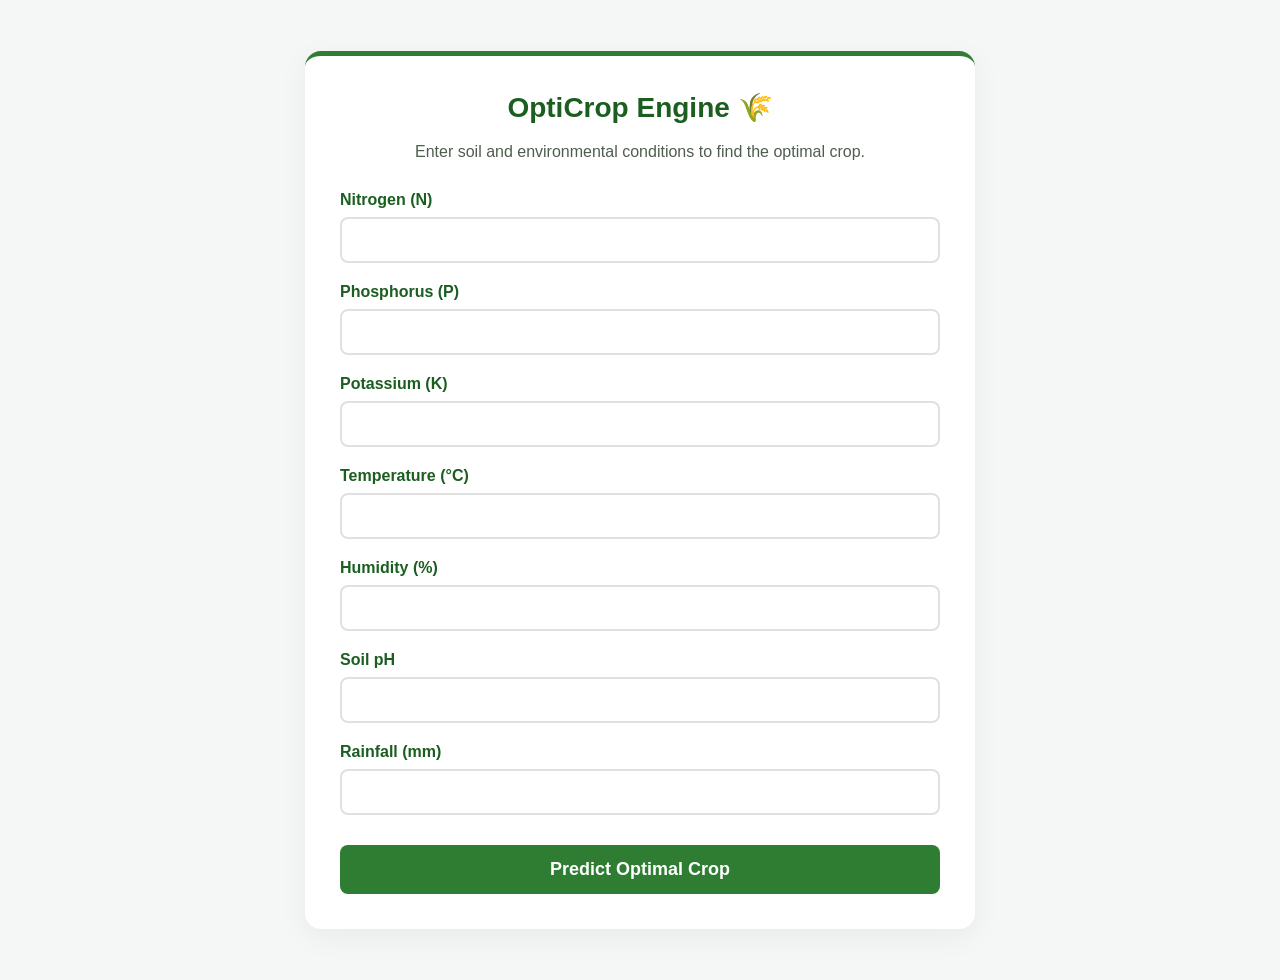
<file: templates/index.html>
<!DOCTYPE html>
<html lang="en">
<head>
    <meta charset="UTF-8">
    <meta name="viewport" content="width=device-width, initial-scale=1.0">
    <title>OptiCrop - Smart Agriculture Engine</title>
    <link rel="stylesheet" href="../static/style.css">
</head>
<body>
    <div class="container">
        <h1>OptiCrop Engine 🌾</h1>
        <p class="subtitle">Enter soil and environmental conditions to find the optimal crop.</p>
        
        <form action="/predict" method="POST">
            <div class="form-group">
                <label>Nitrogen (N)</label>
                <input type="number" name="N" required step="any">
            </div>
            <div class="form-group">
                <label>Phosphorus (P)</label>
                <input type="number" name="P" required step="any">
            </div>
            <div class="form-group">
                <label>Potassium (K)</label>
                <input type="number" name="K" required step="any">
            </div>
            <div class="form-group">
                <label>Temperature (°C)</label>
                <input type="number" name="temperature" required step="any">
            </div>
            <div class="form-group">
                <label>Humidity (%)</label>
                <input type="number" name="humidity" required step="any">
            </div>
            <div class="form-group">
                <label>Soil pH</label>
                <input type="number" name="ph" required step="any">
            </div>
            <div class="form-group">
                <label>Rainfall (mm)</label>
                <input type="number" name="rainfall" required step="any">
            </div>
            <button type="submit">Predict Optimal Crop</button>
        </form>
    </div>
</body>
</html>
</file>
<file: static/style.css>
:root {
    --primary-color: #2e7d32;
    --primary-light: #4caf50;
    --background: #f4f7f5;
    --card-bg: #ffffff;
    --text-main: #1b5e20;
    --text-muted: #4e5d4e;
}

body {
    font-family: 'Segoe UI', Tahoma, Geneva, Verdana, sans-serif;
    background-color: var(--background);
    color: var(--text-muted);
    margin: 0;
    padding: 40px 20px;
    display: flex;
    justify-content: center;
    align-items: center;
    min-height: 100vh;
}

.container {
    background: var(--card-bg);
    max-width: 600px;
    width: 100%;
    padding: 35px;
    border-radius: 16px;
    box-shadow: 0 8px 30px rgba(0, 0, 0, 0.05);
    border-top: 5px solid var(--primary-color);
}

h1 {
    color: var(--text-main);
    margin-top: 0;
    font-size: 28px;
    text-align: center;
    font-weight: 700;
}

p.subtitle {
    text-align: center;
    margin-bottom: 30px;
    color: var(--text-muted);
}

.form-group {
    margin-bottom: 20px;
}

label {
    display: block;
    margin-bottom: 8px;
    font-weight: 600;
    color: var(--text-main);
}

input[type="number"] {
    width: 100%;
    padding: 12px;
    border: 2px solid #e0e0e0;
    border-radius: 8px;
    box-sizing: border-box;
    font-size: 16px;
    transition: border-color 0.3s ease;
}

input[type="number"]:focus {
    border-color: var(--primary-light);
    outline: none;
}

button {
    width: 100%;
    background-color: var(--primary-color);
    color: white;
    border: none;
    padding: 14px;
    font-size: 18px;
    font-weight: 600;
    border-radius: 8px;
    cursor: pointer;
    transition: background-color 0.3s ease;
    margin-top: 10px;
}

button:hover {
    background-color: var(--primary-light);
}

.result-card {
    text-align: center;
    padding: 20px;
    background: #e8f5e9;
    border-radius: 12px;
    margin-top: 25px;
    border: 1px solid #c8e6c9;
}

.result-crop {
    font-size: 32px;
    font-weight: 800;
    color: var(--text-main);
    margin: 10px 0;
}

.btn-secondary {
    display: inline-block;
    text-align: center;
    text-decoration: none;
    background: #e0e0e0;
    color: #333;
    padding: 10px 20px;
    border-radius: 6px;
    margin-top: 20px;
}
</file>
